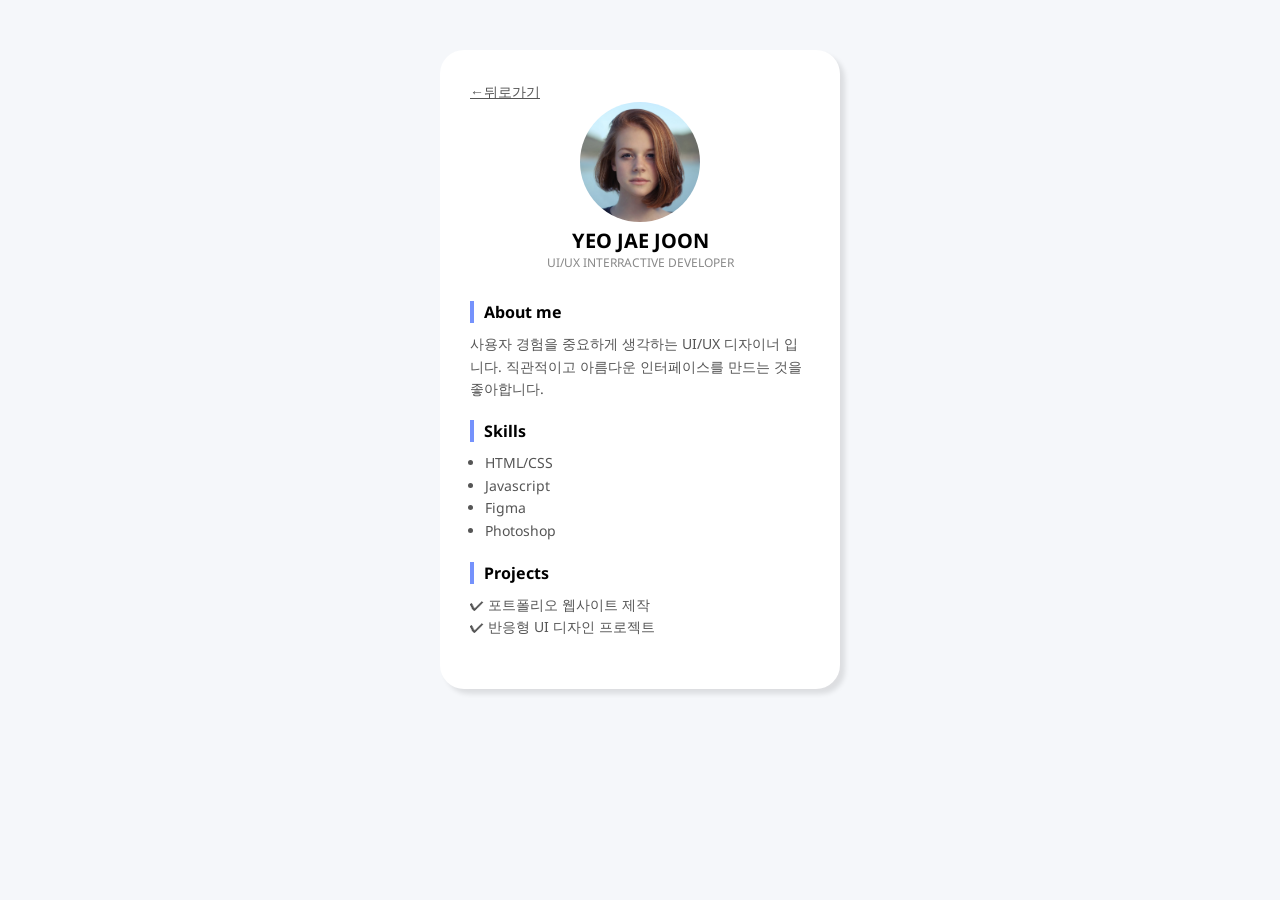
<file: profile-detail.html>
<!doctype html>
<html lang="ko">
  <head>
    <meta charset="UTF-8" />
    <meta name="viewport" content="width=device-width, initial-scale=1.0" />
    <title>멤버 1 프로필 디테일 페이지</title>
    <link rel="stylesheet" href="css/detail.css" />
  </head>
  <body>
    <!-- 전체영역 -->
    <section class="detail-wrap">
      <a href="index.html" class="back-btn">←뒤로가기</a>
      <!-- 상단 프로필 -->
      <div class="detail-profile">
        <img src="images/images/member1.jpg" alt="member1" />
        <h1>YEO JAE JOON</h1>
        <p>UI/UX INTERRACTIVE DEVELOPER</p>
      </div>
      <!-- 소개 -->
      <div class="detaile-box">
        <h2>About me</h2>
        <p>
          사용자 경험을 중요하게 생각하는 UI/UX 디자이너 입니다. 직관적이고
          아름다운 인터페이스를 만드는 것을 좋아합니다.
        </p>
      </div>
      <!-- 스킬 -->
      <div class="detaile-box">
        <h2>Skills</h2>
        <ul>
          <li>HTML/CSS</li>
          <li>Javascript</li>
          <li>Figma</li>
          <li>Photoshop</li>
        </ul>
      </div>
      <!-- 프로젝트 -->
      <div class="detaile-box">
        <h2>Projects</h2>
        <p>✔ 포트폴리오 웹사이트 제작</p>
        <p>✔ 반응형 UI 디자인 프로젝트</p>
      </div>
    </section>
  </body>
</html>
</file>
<file: css/detail.css>
@import url("https://fonts.googleapis.com/css2?family=Noto+Sans:ital,wght@0,100..900;1,100..900&family=Orbitron:wght@400..900&display=swap");
* {
  margin: 0;
  padding: 0;
  box-sizing: border-box;
}
body {
  background-color: #f5f7fa;
  font-family: "Noto Sans", sans-serif;
}
.detail-wrap {
  width: 400px;
  margin: 50px auto;
  padding: 30px;
  background-color: #fff;
  border-radius: 24px;
  box-shadow: 5px 5px 5px rgba(0, 0, 0, 0.1);
}
/* 뒤로가기 */
.back-btn {
  font-size: 14px;
  color: #555;
}
.detail-profile {
  text-align: center;
  margin-bottom: 30px;
}
.detail-profile img {
  width: 120px;
  border-radius: 50%;
}
.detail-profile h1 {
  font-size: 20px;
}
.detail-profile p {
  font-size: 12px;
  color: #888;
}
/* 카드박스 */
.detaile-box {
  /* display: block; */
  margin-bottom: 20px;
}
.detaile-box h2 {
  font-size: 16px;
  /* display: block; */
  margin-bottom: 10px;
  border-left: 4px solid #7592fc;
  padding-left: 10px;
}
.detaile-box p,
.detaile-box li {
  font-size: 14px;
  color: #555;
  line-height: 1.6;
}
.detaile-box ul {
  padding-left: 15px;
}
</file>
